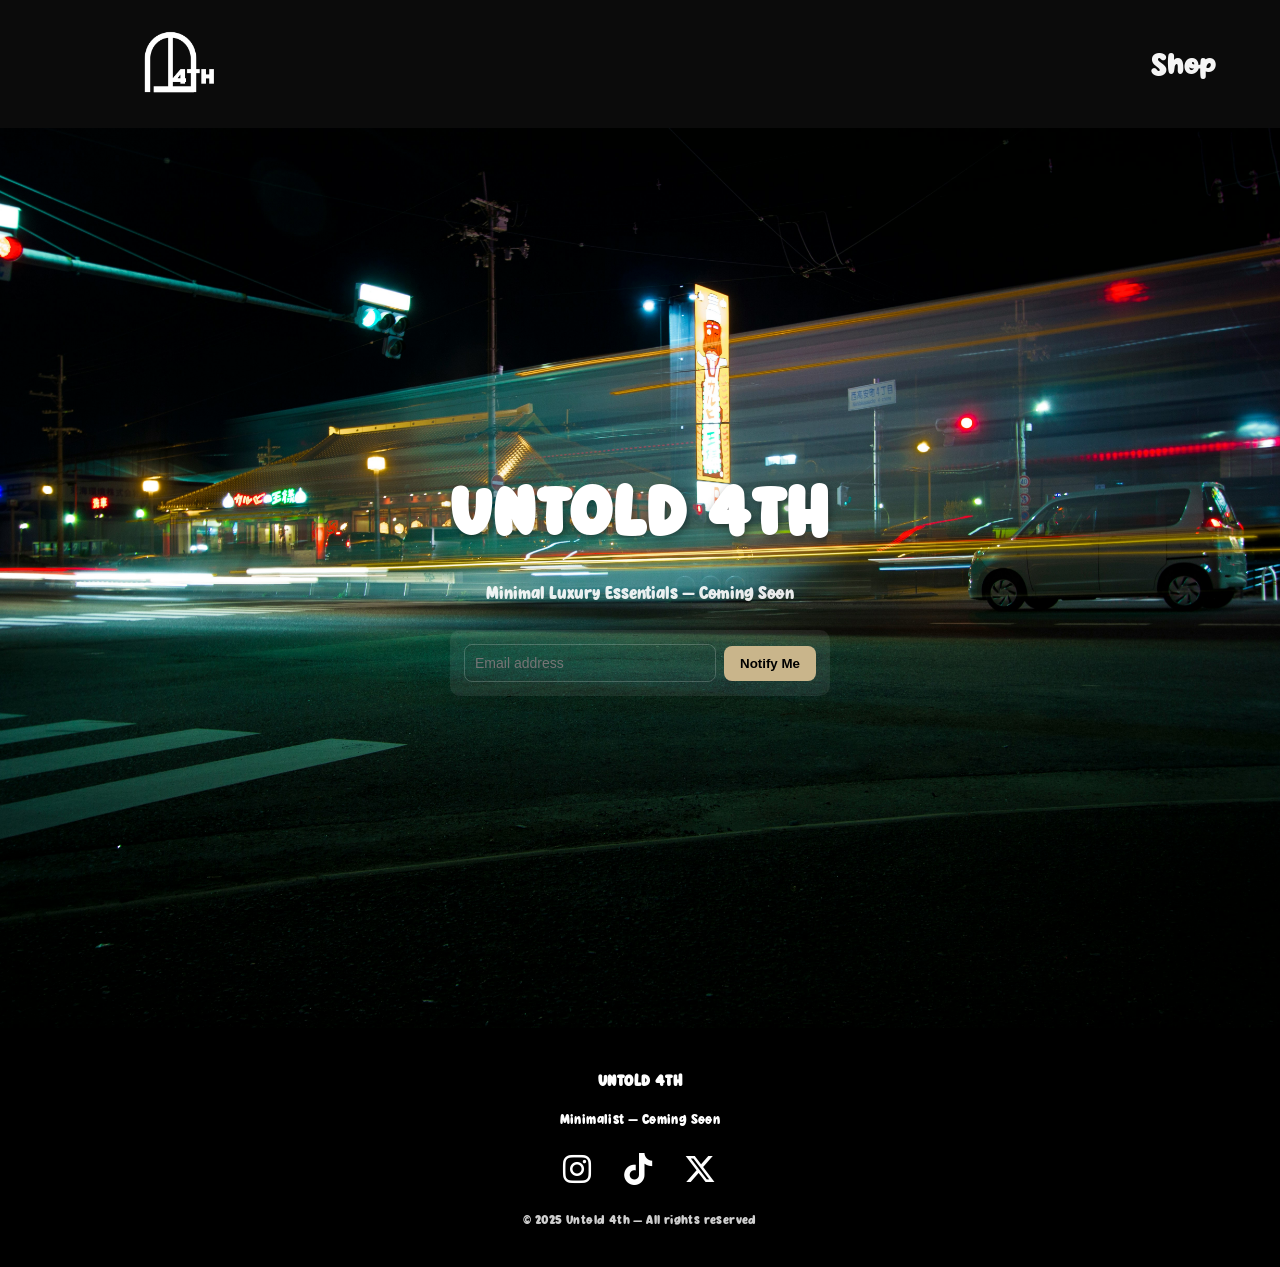
<file: index.html>
<!DOCTYPE html>
<html lang="en">
<head>
<meta charset="utf-8" />
<meta name="viewport" content="width=device-width,initial-scale=1" />
<title>Untold 4th — Minimal Luxury Essentials</title>
<link rel="stylesheet" href="styles.css">
<link rel="stylesheet" href="https://cdnjs.cloudflare.com/ajax/libs/font-awesome/6.5.0/css/all.min.css">
</head>
<body data-theme="dark">

<header id="site-header" class="floating-header">
  <div class="container header-row">
    <!-- Left: Logo -->
    <a class="logo" href="index.html">
      <img src="your-logo.png" alt="Untold 4th logo">
    </a>

    <!-- Right: Shop button -->
    <div class="controls">
      <a href="products.html" class="nav-link shop-link">Shop</a>
    </div>
  </div>
</header>

<!-- HERO SECTION -->
<section class="hero" style="background-image:url('kim-chhiv-vcAiKF9VlGQ-unsplash.jpg');background-size:cover;background-position:center;">
  <div class="hero-overlay"></div>
  <div class="hero-inner">
    <h1>UNTOLD 4TH</h1>
    <p>Minimal Luxury Essentials — Coming Soon</p>
    <form class="newsletter-box" action="MAILCHIMP_FORM_URL" method="post" target="_blank">
      <input type="email" name="EMAIL" placeholder="Email address" required />
      <button type="submit">Notify Me</button>
    </form>
  </div>
</section>


<footer id="contact">
  <div class="container" style="text-align:center">
    <h3>UNTOLD 4TH</h3>
    <p>Minimalist — Coming Soon</p>
    <div class="social-icons">
  <a href="https://www.instagram.com/untold.4th?utm_source=qr" target="_blank" rel="noopener noreferrer">
    <i class="fab fa-instagram"></i>
  </a>
  <a href="https://www.tiktok.com/@untold4th?_r=1&_d=el63e7bh522l7h&sec_uid=MS4wLjABAAAAiqATrvpZiadKY0aL39OLREsmZTpg-l4SqKjnkSWTRxI4kN0oassRvQkwDyzTpsLj&share_author_id=7564321334269543442&sharer_language=en&source=h5_m&u_code=f03m38i9l6gb97&item_author_type=1&utm_source=copy&tt_from=copy&enable_checksum=1&utm_medium=ios&share_link_id=72FE4D2A-D080-41D4-AB2A-4D1854828831&user_id=7564321334269543442&sec_user_id=MS4wLjABAAAAiqATrvpZiadKY0aL39OLREsmZTpg-l4SqKjnkSWTRxI4kN0oassRvQkwDyzTpsLj&social_share_type=5&ug_btm=b8727,b0&utm_campaign=client_share&share_app_id=1233" target="_blank" rel="noopener noreferrer">
    <i class="fab fa-tiktok"></i>
  </a>
  <a href="https://x.com/untold4th?s=21&t=tu-94LFn1nKGhyhK2_nxjA" target="_blank" rel="noopener noreferrer">
    <i class="fab fa-x-twitter"></i>
  </a>
    </div>
    <p style="margin-top:18px;color:var(--muted);font-size:13px">
      © 2025 Untold 4th — All rights reserved
    </p>
  </div>
</footer>

<script>
  // Some browsers/extensions expect this hook; keep it a no-op to avoid console errors.
  window.solveSimpleChallenge = window.solveSimpleChallenge || function () {};
</script>
<script src="js/scripts.js" defer></script>
</body>
</html>
</file>
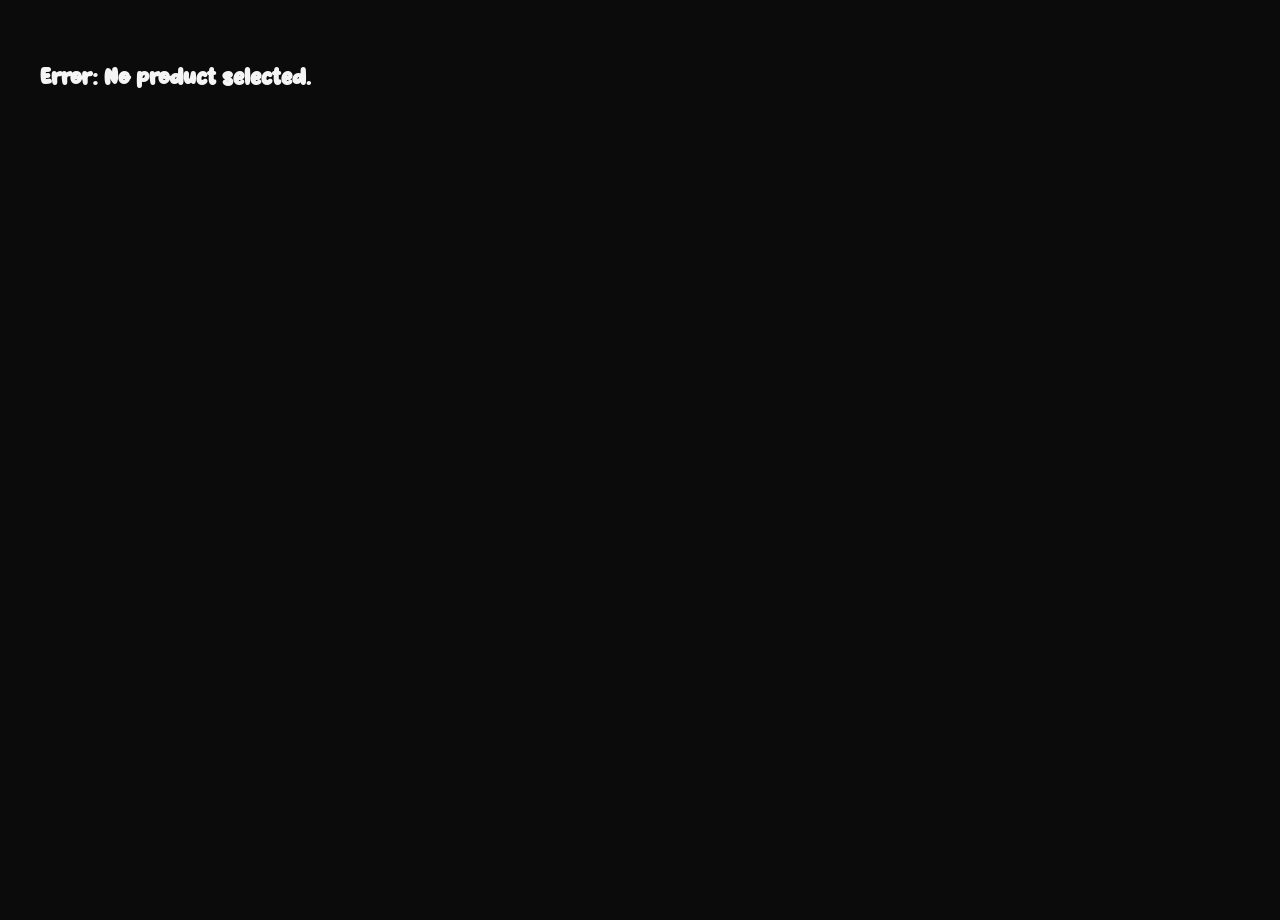
<file: preview.html>
<!DOCTYPE html>
<html lang="en">
<head>
<meta charset="UTF-8">
<title>Product Page</title>
<link rel="stylesheet" href="styles.css">
<link rel="stylesheet" href="https://cdnjs.cloudflare.com/ajax/libs/font-awesome/6.5.0/css/all.min.css">
<style>
  body, button, a {
    cursor: url('assets/cursor.svg') 8 8,
            url('assets/cursor.png') 8 8,
            pointer;
  }
  .product-page {
    max-width: 1200px;
    margin: auto;
    padding: 40px 20px;
    display: flex;
    gap: 40px;
  }
  .product-info h1 { margin-bottom: 10px; }
  .sizes button {
    width: 48px;
    height: 48px;
    border-radius: 50%;
    border: 1px solid #999;
    background: #fff;
    cursor: pointer;
    display: inline-flex;
    align-items: center;
    justify-content: center;
    margin-right: 12px;
    font-weight: 600;
  }
  .sizes button.active {
    background: black;
    color: white;
  }
  .product-info .btn {
    margin-top: 15px;
  }
  .ai-overlay {
    position: fixed;
    inset: 0;
    background: rgba(0,0,0,0.55);
    opacity: 0;
    pointer-events: none;
    transition: opacity 0.2s ease;
    z-index: 80;
  }
  .ai-overlay.active {
    opacity: 1;
    pointer-events: all;
  }
  .ai-modal {
    position: fixed;
    top: 50%;
    left: 50%;
    transform: translate(-50%, -60%);
    background: #fff;
    border-radius: 16px;
    box-shadow: 0 20px 50px rgba(0,0,0,0.2);
    padding: 32px;
    width: min(420px, 90%);
    opacity: 0;
    pointer-events: none;
    transition: opacity 0.25s ease, transform 0.25s ease;
    z-index: 90;
  }
  .ai-modal.open {
    opacity: 1;
    pointer-events: all;
    transform: translate(-50%, -50%);
  }
  .ai-modal h3 {
    margin-top: 0;
    margin-bottom: 8px;
  }
  .ai-modal .ai-options {
    display: flex;
    flex-direction: column;
    gap: 10px;
    margin: 16px 0;
  }
  .ai-modal .ai-options button {
    border: 1px solid #111;
    border-radius: 999px;
    padding: 12px 16px;
    text-align: left;
    font-weight: 600;
    cursor: pointer;
    background: #fff;
  }
  .ai-modal .ai-options button:hover {
    background: #111;
    color: #fff;
  }
  .ai-modal .ai-result {
    margin-top: 14px;
    font-size: 14px;
    color: var(--muted, #555);
  }
  .ai-form {
    margin-top: 12px;
    border-top: 1px solid #eee;
    padding-top: 12px;
  }
  .ai-form .ai-field {
    margin-bottom: 12px;
  }
  .ai-form label {
    font-size: 13px;
    text-transform: uppercase;
    letter-spacing: 0.05em;
    display: block;
    margin-bottom: 4px;
    color: #3f3529;
  }
  .ai-form input[type="number"] {
    width: 100%;
    padding: 10px;
    border-radius: 8px;
    border: 1px solid #ccc;
    color: #2a241c;
  }
  .ai-form input[type="number"]::placeholder {
    color: #a5a0a0;
  }
  .ai-form input[type="file"] {
    width: 100%;
    border: none;
    padding: 0;
    background: transparent;
  }
  .ai-form input[type="file"]::file-selector-button,
  .ai-form input[type="file"]::-webkit-file-upload-button {
    width: 50%;
    min-width: 50%;
    border: none;
    border-radius: 10px;
    padding: 12px 16px;
    background: #c9b58b;
    color: #000;
    font-weight: 600;
    font-family: inherit;
    cursor: pointer;
    transition: opacity 0.3s ease, transform 0.2s ease;
  }
  .ai-form input[type="file"]::file-selector-button:hover,
  .ai-form input[type="file"]::-webkit-file-upload-button:hover {
    opacity: 0.9;
  }
  .ai-form .hidden {
    display: none;
  }
  .ai-status {
    font-size: 13px;
    color: #3f3529;
    margin-top: 8px;
  }
  #aiPhotoInput {
    color: transparent; /* hide native filename so our label shows clearly */
  }
  .ai-upload-row {
    display: block;
  }
  .ai-photo-preview {
    width: 90px;
    height: 90px;
    object-fit: cover;
    border-radius: 10px;
    border: 1px solid #ddd;
    display: block;
  }
  .ai-photo-preview.hidden {
    display: none;
  }
  .ai-file-name {
    font-size: 13px;
    color: #000;
    font-weight: 700;
  }
</style>
<script>
  // Point GitHub Pages to the Render backend and ensure the API key is available for auth.
  window.AI_BACKEND_URL = 'https://untold4th-backend.onrender.com';
  window.AI_API_KEY = window.AI_API_KEY || 'UN4TH-BQ3YB9Y38IKMRISF0RVG';
</script>
</head>

<body data-theme="default">

<header id="site-header" style="position: relative; width: 100%; z-index: 10;">
  <div class="container header-row">
    <a class="logo" href="index.html">
      <img src="your-logo.png" alt="Untold 4th logo">
    </a>
    <div class="controls">
      <button class="icon-btn" id="cartBtn">
        <i class="fas fa-shopping-bag"></i>
        <span id="cartCount">0</span>
      </button>
    </div>
  </div>
</header>

<div class="product-page">
  
  <!-- Image -->
  <div class="product-image">
    <img id="productImg" src="" style="width:400px;border-radius:10px;">
  </div>

  <!-- Details -->
  <div class="product-info">
    <h1 id="productName"></h1>
    <p id="productPrice" style="font-size:20px;font-weight:600;"></p>

    <h3>Select Size</h3>
    <div class="sizes" id="sizeOptions">
      <button type="button" data-size="XS">XS</button>
      <button type="button" data-size="S">S</button>
      <button type="button" data-size="M">M</button>
      <button type="button" data-size="L">L</button>
      <button type="button" data-size="XL">XL</button>
    </div>

    <button class="btn" id="aiAssistBtn" onclick="aiAssist()">AI Assist: Find My Size</button>
    <button class="btn addCartBtn" onclick="addToCart()">Add to Cart</button>
  </div>
</div>

<!-- Cart overlay/panel for consistency -->
<div id="cartOverlay" class="cart-overlay"></div>
<aside id="cartPanel" class="cart-panel" aria-hidden="true">
  <div class="cart-header">
    <strong>Your Bag</strong>
    <button class="close-cart icon-btn" aria-label="Close cart"><i class="fas fa-times"></i></button>
  </div>
  <div id="cartList">
    <div class="empty">Your bag is empty.</div>
  </div>
  <div class="cart-footer">
    <div style="display:flex;justify-content:space-between;align-items:center;margin-top:12px">
      <div style="color:var(--muted)">Subtotal</div>
      <div id="cartSubtotal" style="font-weight:700">$0.00</div>
    </div>
    <div style="margin-top:12px;display:flex;gap:10px">
      <button class="btn" id="checkoutBtn">Checkout</button>
      <button class="btn secondary" id="clearCartBtn">Clear</button>
    </div>
  </div>
</aside>

<div id="aiOverlay" class="ai-overlay"></div>
<div id="aiModal" class="ai-modal" role="dialog" aria-modal="true" aria-labelledby="aiModalTitle" aria-describedby="aiModalDesc">
  <button class="icon-btn close-cart" id="closeAiModal" aria-label="Close AI assist" style="position:absolute;top:12px;right:12px">
    <i class="fas fa-times"></i>
  </button>
  <h3 id="aiModalTitle" style="color:grey">AI Fit Assist</h3>
  <p id="aiModalDesc" style="color:grey">Tell us how you want to find your fit.</p>
  <div class="ai-options">
    <button type="button" data-mode="upload">Option A — Upload Photo + Height</button>
    <button type="button" data-mode="metrics">Option B — Height / Weight</button>
    <button type="button" data-mode="both">Option C — Both</button>
  </div>
  <div class="ai-result" id="aiResult" style="color:grey">Pick an option to get a tailored recommendation.</div>
  <form id="aiAssistForm" class="ai-form hidden">
    <div class="ai-field hidden" id="aiUploadField">
      <label for="aiPhotoInput">Upload Reference Photo</label>
      <div class="ai-upload-row">
        <input type="file" id="aiPhotoInput" accept="image/*">
        <span id="aiFileName" class="ai-file-name">No file chosen</span>
      </div>
    </div>
    <div class="ai-field hidden" id="aiHeightField">
      <label for="aiHeightInput">Height (cm)</label>
      <input type="number" id="aiHeightInput" min="120" max="220" step="1" placeholder="e.g. 178">
    </div>
    <div class="ai-field hidden" id="aiWeightField">
      <label for="aiWeightInput" style="margin-top:8px">Weight (kg)</label>
      <input type="number" id="aiWeightInput" min="40" max="150" step="1" placeholder="e.g. 75">
    </div>
    <button type="submit" class="btn addCartBtn" style="width:100%">Analyze & Auto-Select Size</button>
    <div class="ai-status" id="aiStatus"></div>
  </form>
</div>

<script src="js/config.js"></script>
<script src="js/scripts.js" defer></script>
<script src="product.js"></script>

</body>
</html>
</file>
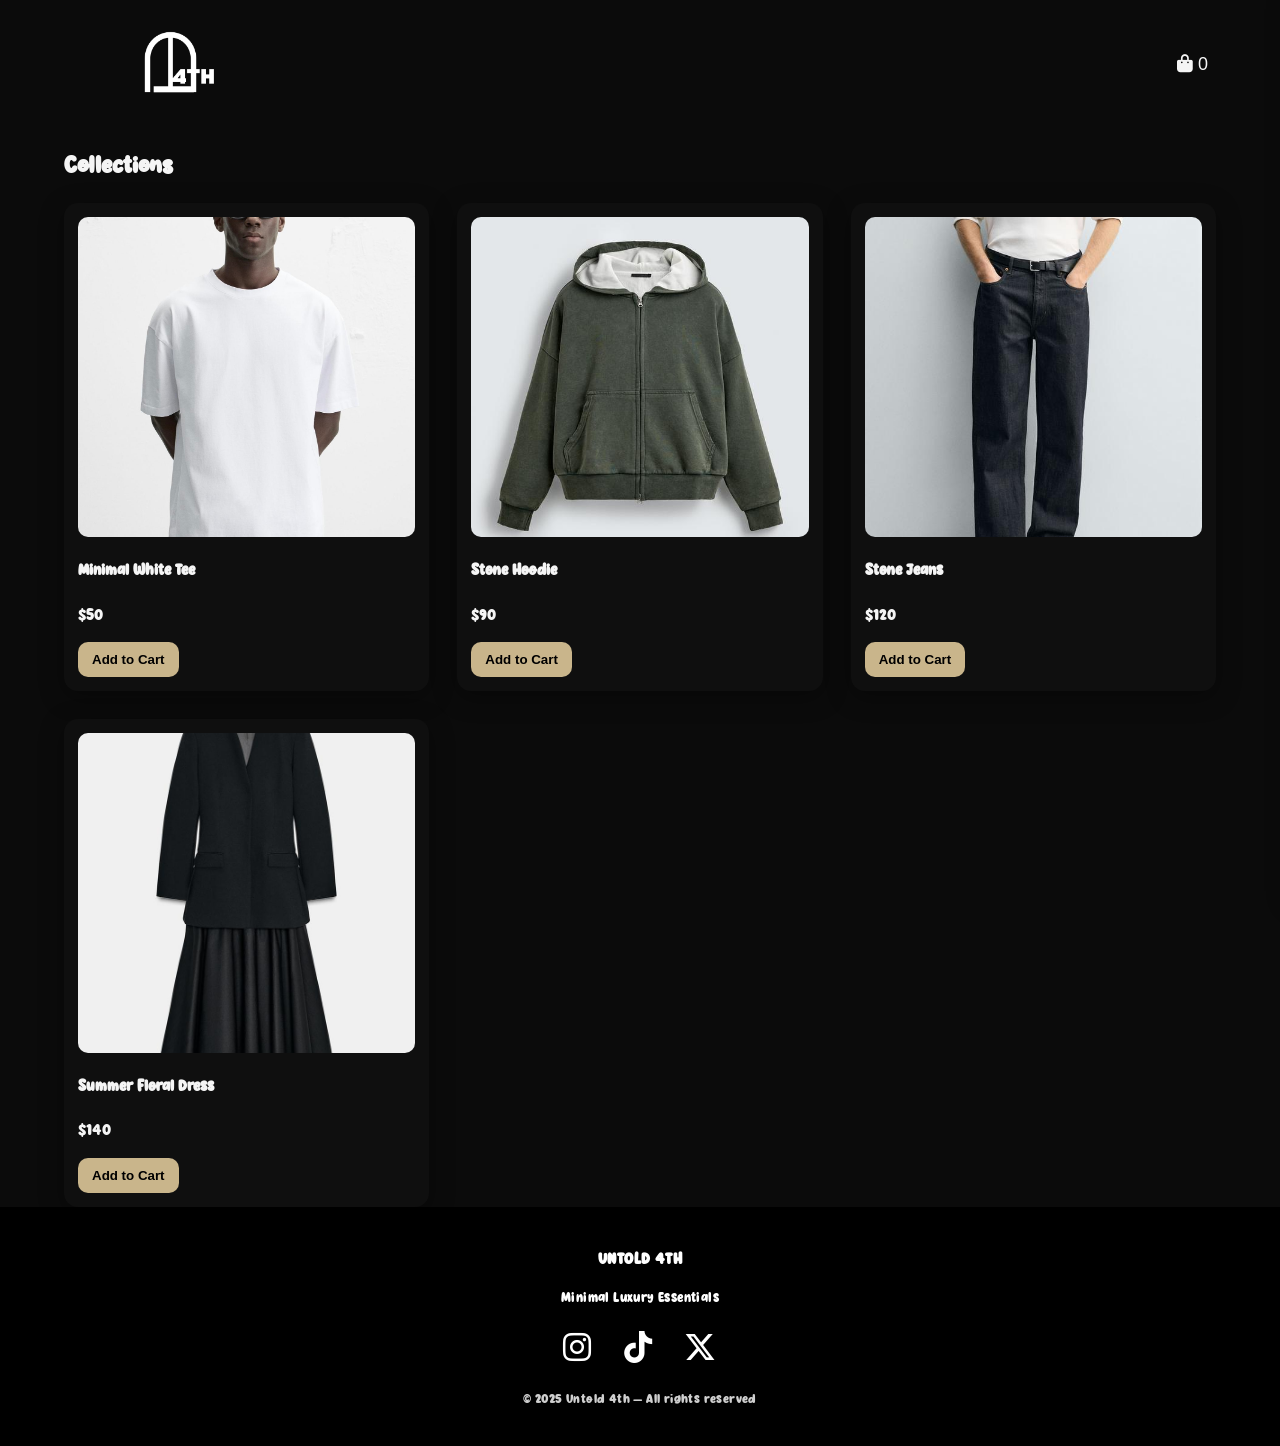
<file: products.html>
<!DOCTYPE html>
<html lang="en">
<head>
<meta charset="utf-8" />
<meta name="viewport" content="width=device-width,initial-scale=1" />
<title>Untold 4th — Collections</title>

</head>
<!-- Styles -->
<link rel="stylesheet" href="styles.css">
<link rel="stylesheet" href="https://cdnjs.cloudflare.com/ajax/libs/font-awesome/6.5.0/css/all.min.css">
<style>
  body, button, a {
    cursor: url('assets/cursor.svg') 8 8,
            url('assets/cursor.png') 8 8,
            pointer;
  }
</style>
</head>

<body data-theme="default">

<header id="site-header" style="position: relative; width: 100%; z-index: 10;">
  <div class="container header-row">
    <a class="logo" href="index.html">
      <img src="your-logo.png" alt="Untold 4th logo">
    </a>
    <div class="controls">
      <button class="icon-btn" id="cartBtn">
        <i class="fas fa-shopping-bag"></i>
        <span id="cartCount">0</span>
      </button>
    </div>
  </div>
</header>

<section id="products" class="section" style="margin-top: 0;">
  <div class="container">
    <h2 class="section-title">Collections</h2>
    <div class="products-grid" id="productsGrid">

      <!-- Product 1 -->
      <div class="card" onclick="window.location='preview.html?id=product1'" data-id="product1" data-name="Minimal White Tee" data-price="50" data-img="assets/image-web-a3d92171-6f04-49c0-ba62-4087113390f6-default 2.jpg">
        <div class="img-wrap">
          <img src="assets/image-web-a3d92171-6f04-49c0-ba62-4087113390f6-default 2.jpg" alt="Minimal White Tee">
        </div>
        <div class="info">
          <h4>Minimal White Tee</h4>
          <p>$50</p>
          <button class="btn addCartBtn" onclick="event.stopPropagation()">Add to Cart</button>
        </div>
      </div>

      <!-- Product 2 -->
      <div class="card" onclick="window.location='preview.html?id=product2'" data-id="product2" data-name="Stone Hoodie" data-price="90" data-img="assets/04729300505-e1.jpg">
        <div class="img-wrap">
          <img src="assets/04729300505-e1.jpg" alt="Stone Hoodie">
        </div>
        <div class="info">
          <h4>Stone Hoodie</h4>
          <p>$90</p>
          <button class="btn addCartBtn" onclick="event.stopPropagation()">Add to Cart</button>
        </div>
      </div>

      <!-- Product 3 -->
      <div class="card" onclick="window.location='preview.html?id=product3'" data-id="product3" data-name="Stone Jeans" data-price="120" data-img="assets/01300355401-a1.jpg">
        <div class="img-wrap">
          <img src="assets/01300355401-a1.jpg" alt="Stone Jeans">
        </div>
        <div class="info">
          <h4>Stone Jeans</h4>
          <p>$120</p>
          <button class="btn addCartBtn" onclick="event.stopPropagation()">Add to Cart</button>
        </div>
      </div>

      <!-- Product 4 -->
      <div class="card" onclick="window.location='preview.html?id=product4'" data-id="product4" data-name="Summer Floral Dress" data-price="140" data-img="assets/09077198800-e1.jpg">
        <div class="img-wrap">
          <img src="assets/09077198800-e1.jpg" alt="Summer Floral Dress">
        </div>
        <div class="info">
          <h4>Summer Floral Dress</h4>
          <p>$140</p>
          <button class="btn addCartBtn" onclick="event.stopPropagation()">Add to Cart</button>
        </div>
      </div>

    </div>
  </div>
</section>

<!-- 🛍️ CART PANEL + OVERLAY -->
<div id="cartOverlay" class="cart-overlay"></div>
<aside id="cartPanel" class="cart-panel" aria-hidden="true">
  <div class="cart-header">
    <strong>Your Bag</strong>
    <button class="close-cart icon-btn" aria-label="Close cart"><i class="fas fa-times"></i></button>
  </div>
  <div id="cartList">
    <div class="empty">Your bag is empty.</div>
  </div>
  <div class="cart-footer">
    <div style="display:flex;justify-content:space-between;align-items:center;margin-top:12px">
      <div style="color:var(--muted)">Subtotal</div>
      <div id="cartSubtotal" style="font-weight:700">$0.00</div>
    </div>
    <div style="margin-top:12px;display:flex;gap:10px">
      <button class="btn" id="checkoutBtn">Checkout</button>
      <button class="btn secondary" id="clearCartBtn">Clear</button>
    </div>
  </div>
</aside>

<footer id="contact">
  <div class="container" style="text-align:center">
    <h3>UNTOLD 4TH</h3>
    <p>Minimal Luxury Essentials</p>
    <div class="social-icons">
  <a href="https://www.instagram.com/untold.4th?utm_source=qr" target="_blank" rel="noopener noreferrer">
    <i class="fab fa-instagram"></i>
  </a>
  <a href="https://www.tiktok.com/@untold4th?_r=1&_d=el63e7bh522l7h&sec_uid=MS4wLjABAAAAiqATrvpZiadKY0aL39OLREsmZTpg-l4SqKjnkSWTRxI4kN0oassRvQkwDyzTpsLj&share_author_id=7564321334269543442&sharer_language=en&source=h5_m&u_code=f03m38i9l6gb97&item_author_type=1&utm_source=copy&tt_from=copy&enable_checksum=1&utm_medium=ios&share_link_id=72FE4D2A-D080-41D4-AB2A-4D1854828831&user_id=7564321334269543442&sec_user_id=MS4wLjABAAAAiqATrvpZiadKY0aL39OLREsmZTpg-l4SqKjnkSWTRxI4kN0oassRvQkwDyzTpsLj&social_share_type=5&ug_btm=b8727,b0&utm_campaign=client_share&share_app_id=1233" target="_blank" rel="noopener noreferrer">
    <i class="fab fa-tiktok"></i>
  </a>
  <a href="https://x.com/untold4th?s=21&t=tu-94LFn1nKGhyhK2_nxjA" target="_blank" rel="noopener noreferrer">
  <i class="fa-brands fa-x-twitter"></i>
</a>
    </div>
    <p style="margin-top:18px;color:var(--muted);font-size:13px">
      © 2025 Untold 4th — All rights reserved
    </p>
  </div>
</footer>

<script src="js/config.js"></script>
<script src="js/scripts.js" defer></script>
</body>
</html>
</file>
<file: styles.css>
/* === LOAD LOCAL FONT === */
@font-face {
  font-family: "super joyful";
  src: url("fonts/Super Joyful.ttf") format("truetype");
  font-weight: normal;
  font-style: normal;
}

/* === THEME VARIABLES === */
:root {
  --bg: #0b0b0b;
  --panel: rgba(255,255,255,0.04);
  --text: #f5f5f5;
  --muted: #cfcfcf;
  --accent: #c9b58b;
  --accent-contrast: #000;
  --glass: rgba(255,255,255,0.03);
  --card-bg: #0f0f0f;
  --radius: 12px;
  --transition: 0.35s ease;
}

:root[data-theme='light'] {
  --bg: #ffffff;
  --panel: rgba(0,0,0,0.04);
  --text: #0b0b0b;
  --muted: #4a4a4a;
  --accent: #111111;
  --accent-contrast: #fff;
  --glass: rgba(0,0,0,0.02);
  --card-bg: #ffffff;
}

/* === BASE STYLES === */
* { box-sizing: border-box; }
html, body { height: 100%; }

body {
  margin: 0;
  background: var(--bg);
  color: var(--text);
  font-family: "super joyful", sans-serif;
  -webkit-font-smoothing: antialiased;
  -moz-osx-font-smoothing: grayscale;
  transition: background var(--transition), color var(--transition);
  line-height: 1.45;
}

a { color: inherit; text-decoration: none; }
.container { width: 90%; max-width: 1200px; margin: 0 auto; }

/* === HEADER === */
header {
  position: relative;
  left: 0;
  right: 0;
  top: 0;
  z-index: 1200;
  display: block;
  padding: 1px 0;
  transition: padding 0.35s ease;
  background: none !important;
  backdrop-filter: none !important;
  box-shadow: none !important;
  border: none !important;
}

.header-row {
  display: flex;
  align-items: center;
  justify-content: space-between;
  gap: 16px;
}

.logo img {
  height: 120px;
  transition: transform .35s ease, opacity .35s ease;
}

/* === FORCE WHITE LOGO === */
.logo img {
  filter: brightness(0) invert(1) !important;
}
:root[data-theme='light'] .logo img { filter: invert(1); } 
:root:not([data-theme='light']) .logo img { filter: invert(1); }

header.shrink { padding: 10px 0; }
header.shrink .logo img { transform: scale(.86); opacity: .92; }

nav {
  display: flex;
  gap: 28px;
  align-items: center;
}

.nav-links a {
  text-decoration: none;
  color: var(--text);
  opacity: 0.95;
  font-weight: 500;
  letter-spacing: .4px;
  transition: opacity .25s;
}

.nav-links a:hover { opacity: .7; }

.shop-link {
  font-size: 2rem;
}

.icon-btn {
  background: transparent;
  border: 0;
  color: var(--text);
  font-size: 18px;
  cursor: pointer;
  padding: 8px;
  border-radius: 8px;
  transition: background .2s;
}
.icon-btn:hover { background: var(--panel); }

.controls { display: flex; gap: 8px; align-items: center; }

/* === HERO === */
.hero {
  position: relative;
  width: 100%;
  height: 100vh;
  display: flex;
  align-items: center;
  justify-content: center;
  text-align: center;
  overflow: hidden;
  color: #fff;
}

.hero img {
  position: absolute;
  inset: 0;
  width: 100%;
  height: 100%;
  object-fit: cover;
  object-position: center;
  filter: brightness(0.55) saturate(0.9);
  z-index: 1;
}

.hero-inner {
  position: relative;
  z-index: 2;
  padding: 20px;
}

/* === HERO TEXT === */
.hero h1 {
  font-family: "super joyful", sans-serif !important;
  font-size: 72px;
  font-weight: 700;
  letter-spacing: 2px;
  margin: 0;
  color: #fff;
  text-shadow: 2px 3px 10px rgba(0,0,0,0.4);
}

.hero p {
  margin-top: 16px;
  font-size: 18px;
  opacity: 0.9;
  color: #fff;
  font-family: "super joyful", sans-serif;
}

/* === NEWSLETTER BOX === */
.newsletter-box {
  display: flex;
  gap: 8px;
  background: rgba(255, 255, 255, 0.08);
  padding: 14px;
  border-radius: 10px;
  align-items: center;
  max-width: 480px;
  margin: 24px auto 0;
}

.newsletter-box input {
  flex: 1;
  padding: 10px;
  border-radius: 8px;
  border: 1px solid rgba(255,255,255,0.2);
  background: transparent;
  color: #fff;
  font-size: 14px;
}

.newsletter-box button {
  padding: 10px 16px;
  border-radius: 8px;
  border: none;
  background: #c9b58b;
  color: #000;
  font-weight: 600;
  cursor: pointer;
  transition: opacity 0.3s;
}

.newsletter-box button:hover { opacity: 0.85; }

/* === SOCIAL ICONS === */
.social-links {
  position: absolute;
  bottom: 40px;
  left: 50%;
  transform: translateX(-50%);
  display: flex;
  gap: 24px;
  z-index: 2;
}

.social-links a {
  color: #fff;
  font-size: 22px;
  transition: color 0.3s ease, transform 0.3s ease;
  text-shadow: 0 2px 6px rgba(0,0,0,0.6);
}

.social-links a:hover {
  color: #c9b58b;
  transform: translateY(-4px);
}

.social-icons {
  margin-top: 18px;
  display: flex;
  justify-content: center;
  gap: 32px;
}

.social-icons a {
  color: inherit;
  font-size: 32px;
  transition: color 0.3s ease;
}

.social-icons a:hover {
  color: var(--accent);
}

/* === FOOTER === */
footer {
  background: #000;
  color: #fff;
  text-align: center;
  padding: 24px 0;
  font-size: 14px;
  letter-spacing: 0.4px;
  font-family: "super joyful", sans-serif;
}

footer a {
  color: var(--accent);
  text-decoration: none;
}

footer a:hover { text-decoration: underline; }

/* === PRODUCT GRID === */

.products-grid {
  display: grid;
  grid-template-columns: repeat(3, 1fr);
  gap: 28px;
}

.card {
  background: var(--card-bg);
  border-radius: 14px;
  overflow: hidden;
  padding: 14px;
  box-shadow: 0 6px 25px rgba(0,0,0,0.35);
  transition: transform .35s, box-shadow .35s;
}

.card .img-wrap {
  border-radius: 10px;
  overflow: hidden;
  height: 320px;
  background: #111;
  display: flex;
  align-items: center;
  justify-content: center;
}

.card img {
  width: 100%;
  height: 100%;
  object-fit: cover;
  transition: transform .5s ease;
}

.card:hover { transform: translateY(-8px); box-shadow: 0 14px 40px rgba(0,0,0,0.45); }
.card:hover img { transform: scale(1.06); }

.card .meta { padding: 14px; }
.title { font-weight: 600; letter-spacing: .4px; }
.price { color: var(--muted); margin-top: 6px; }

.card .actions {
  display: flex;
  gap: 10px;
  margin-top: 14px;
}

.btn {
  padding: 10px 14px;
  border-radius: 10px;
  border: 0;
  cursor: pointer;
  background: var(--accent);
  color: var(--accent-contrast);
  font-weight: 600;
  transition: transform .18s;
}

.btn.secondary {
  background: transparent;
  border: 1px solid rgba(255,255,255,0.06);
  color: var(--text);
}

/* === CART PANEL & OVERLAY === */
.cart-overlay {
  position: fixed;
  inset: 0;
  background: rgba(0, 0, 0, 0.6);
  opacity: 0;
  visibility: hidden;
  transition: opacity .35s ease;
  z-index: 1300;
}

.cart-panel {
  position: fixed;
  top: 0;
  right: -400px;
  width: 380px;
  height: 100%;
  background: var(--card-bg);
  box-shadow: -6px 0 25px rgba(0,0,0,0.4);
  transition: right .4s cubic-bezier(.4,0,.2,1);
  z-index: 1400;
  display: flex;
  flex-direction: column;
}

.cart-panel.open { right: 0; }
.cart-panel.open + .cart-overlay {
  opacity: 1;
  visibility: visible;
}

.cart-header {
  display: flex;
  justify-content: space-between;
  align-items: center;
  padding: 18px;
  border-bottom: 1px solid var(--panel);
}

.cart-header h3 {
  margin: 0;
  font-size: 20px;
}

.close-cart {
  background: transparent;
  border: none;
  color: var(--text);
  font-size: 20px;
  cursor: pointer;
}

#cartItems {
  flex: 1;
  overflow-y: auto;
  padding: 18px;
}

.cart-item {
  display: flex;
  align-items: center;
  justify-content: space-between;
  gap: 10px;
  margin-bottom: 14px;
}

.cart-item img {
  width: 50px;
  height: 50px;
  border-radius: 8px;
  object-fit: cover;
}

.cart-footer {
  padding: 18px;
  border-top: 1px solid var(--panel);
}

.checkout-btn {
  width: 100%;
  padding: 12px;
  border-radius: 10px;
  border: none;
  background: var(--accent);
  color: var(--accent-contrast);
  font-weight: 600;
  cursor: pointer;
  margin-top: 10px;
}

/* === RESPONSIVE === */
@media(max-width: 1000px) {
  .products-grid { grid-template-columns: repeat(2, 1fr); }
}

@media(max-width: 700px) {
  .products-grid { grid-template-columns: 1fr; }
  .logo img { height: 80px; }
  .hero h1 { font-size: 48px; }
  .cart-panel { width: 100%; }
}
.cart-item button.remove {
  background: var(--accent);
  color: var(--accent-contrast);
  border: none;
  padding: 6px 10px;
  border-radius: 8px;
  cursor: pointer;
  font-weight: 600;
}

.cart-item button.decrease,
.cart-item button.increase {
  background: transparent;
  color: var(--text);
  border: 1px solid rgba(255,255,255,0.06);
  padding: 6px 10px;
  border-radius: 8px;
  cursor: pointer;
  font-weight: 600;
}

.cart-item button.remove:hover,
.cart-item button.decrease:hover,
.cart-item button.increase:hover {
  opacity: 0.85;
}

body, button, a {
  cursor: url('assets/cursor.svg') 16 16, pointer;
}
</file>
